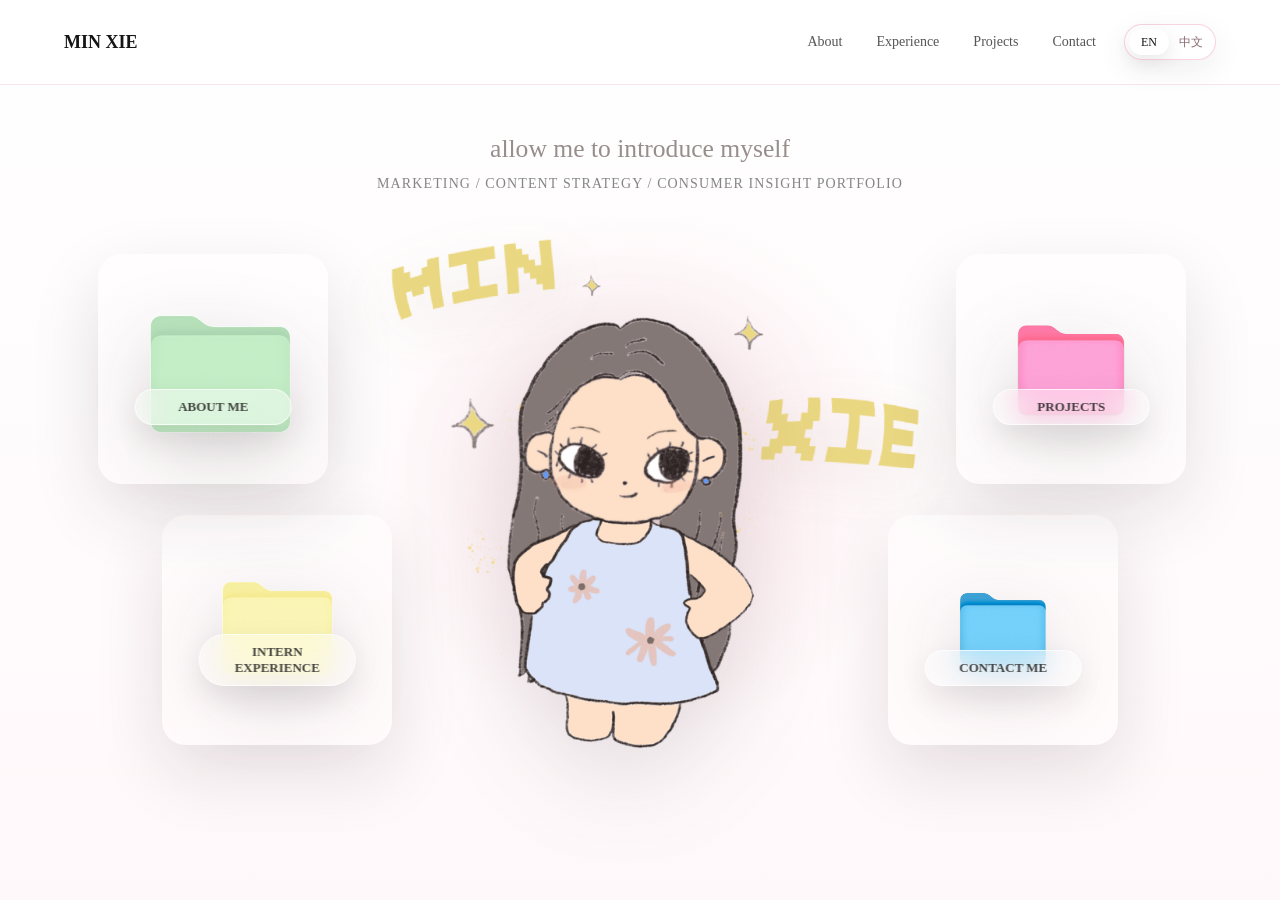
<file: index.html>
<!DOCTYPE html>
<html lang="en">
<head>
  <meta charset="UTF-8">
  <meta name="viewport" content="width=device-width, initial-scale=1.0">
  <title>MIN XIE | Marketing Portfolio</title>
  <link rel="stylesheet" href="styles.css">
</head>
<body class="home-page">
  <header class="site-header">
    <a class="brand" href="index.html">MIN XIE</a>
    <div class="header-actions">
      <nav aria-label="Main navigation">
        <a href="about.html" data-i18n="nav.about">About</a>
        <a href="experience.html" data-i18n="nav.experience">Experience</a>
        <a href="projects.html" data-i18n="nav.projects">Projects</a>
        <a href="contact.html" data-i18n="nav.contact">Contact</a>
      </nav>
      <button class="lang-toggle" type="button" aria-label="Switch language">
        <span data-lang-option="en">EN</span>
        <span data-lang-option="zh">中文</span>
      </button>
    </div>
  </header>

  <main class="home-stage" aria-label="Portfolio folder navigation">
    <section class="hero-orbit">
      <p class="intro-note" data-i18n="home.introNote">allow me to introduce myself</p>
      <p class="home-positioning" data-i18n="home.positioning">Marketing / Content Strategy / Consumer Insight Portfolio</p>
      <img class="name-art name-hi" src="assets/home-hi.png" alt="HI">
      <img class="name-art name-ie" src="assets/home-ie.png" alt="#IE">

      <a class="folder folder-about folder-mint" href="about.html" style="--delay: 0s;">
        <img src="assets/folder-mint.png" alt="">
        <span data-i18n="home.folderAbout">ABOUT ME</span>
      </a>

      <a class="folder folder-projects folder-pink" href="projects.html" style="--delay: .45s;">
        <img src="assets/folder-pink.png" alt="">
        <span data-i18n="home.folderProjects">PROJECTS</span>
      </a>

      <a class="folder folder-experience folder-yellow" href="experience.html" style="--delay: .9s;">
        <img src="assets/folder-yellow.png" alt="">
        <span data-i18n="home.folderExperience">INTERN EXPERIENCE</span>
      </a>

      <a class="folder folder-contact folder-blue" href="contact.html" style="--delay: 1.25s;">
        <img src="assets/folder-blue.png" alt="">
        <span data-i18n="home.folderContact">CONTACT ME</span>
      </a>

      <div class="home-character-wrap">
        <img class="character girl-illustration" src="assets/home-girl.png" alt="Illustration of Min Xie">
      </div>
    </section>
  </main>

  <footer class="home-note">
    <span data-i18n="home.noteBrand">Brand research</span>
    <span data-i18n="home.noteSpace">Spatial storytelling</span>
    <span data-i18n="home.noteVisual">Visual strategy</span>
  </footer>

  <script src="script.js"></script>
</body>
</html>
</file>
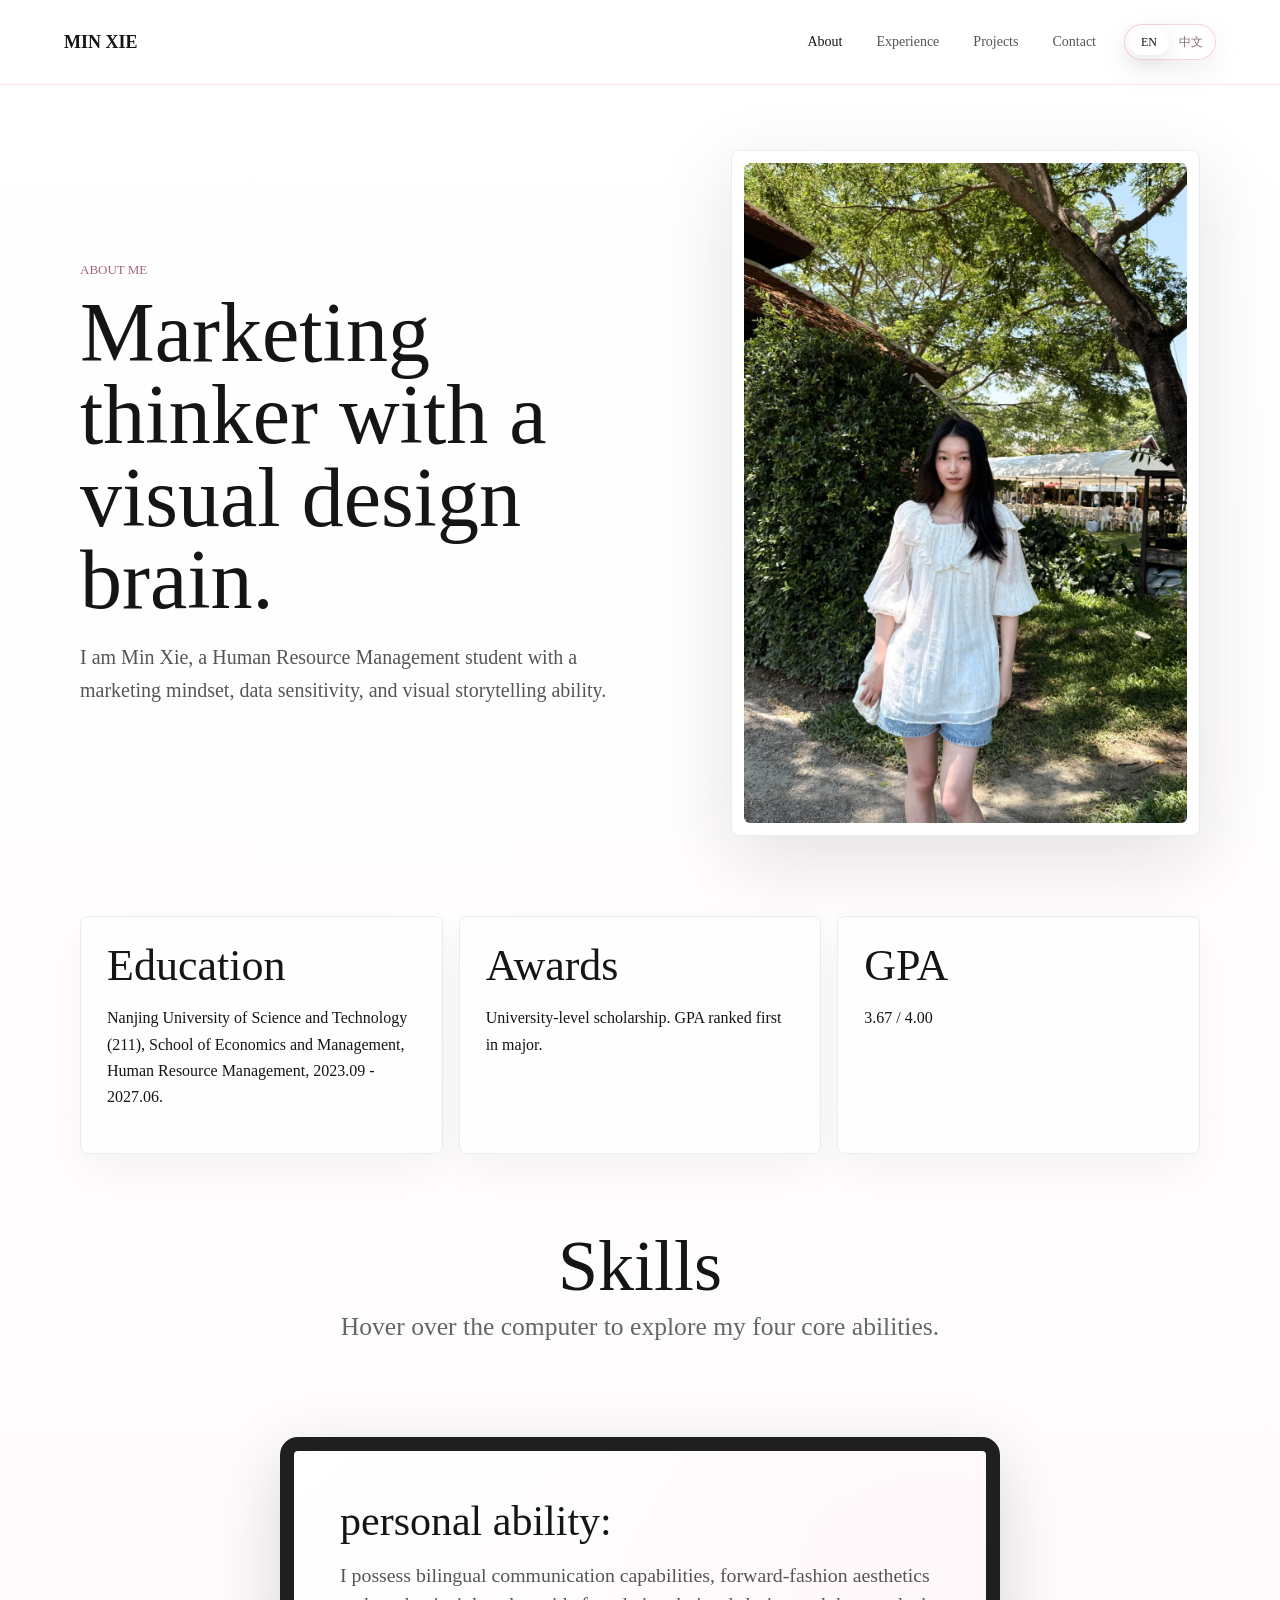
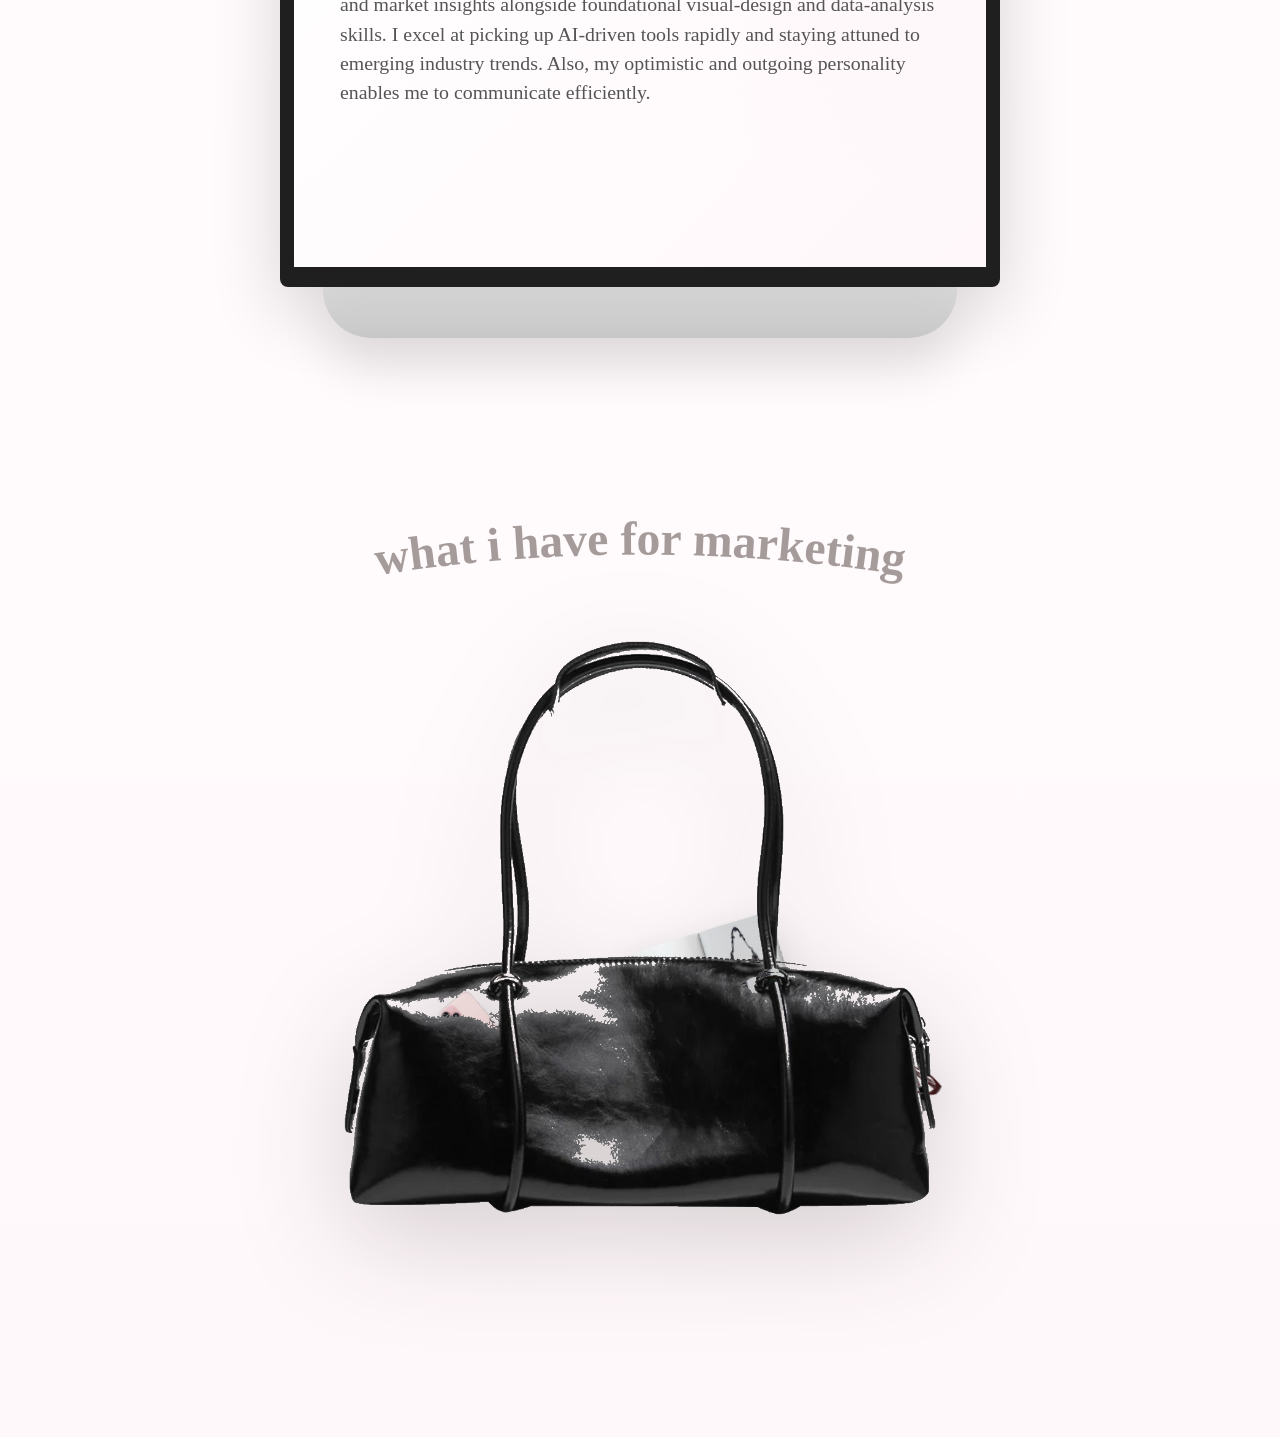
<file: about.html>
<!DOCTYPE html>
<html lang="en">
<head>
  <meta charset="UTF-8">
  <meta name="viewport" content="width=device-width, initial-scale=1.0">
  <title>About Me | MIN XIE</title>
  <link rel="stylesheet" href="styles.css?v=about-marketing-kit">
</head>
<body>
  <header class="site-header page-header">
    <a class="brand" href="index.html">MIN XIE</a>
    <div class="header-actions">
      <nav aria-label="Main navigation">
        <a class="active" href="about.html" data-i18n="nav.about">About</a>
        <a href="experience.html" data-i18n="nav.experience">Experience</a>
        <a href="projects.html" data-i18n="nav.projects">Projects</a>
        <a href="contact.html" data-i18n="nav.contact">Contact</a>
      </nav>
      <button class="lang-toggle" type="button" aria-label="Switch language">
        <span data-lang-option="en">EN</span>
        <span data-lang-option="zh">中文</span>
      </button>
    </div>
  </header>

  <main class="page-shell">
    <section class="intro-grid">
      <div>
        <p class="eyebrow" data-i18n="about.eyebrow">About me</p>
        <h1 data-i18n="about.title">Marketing thinker with a visual design brain.</h1>
        <p class="lead" data-i18n="about.lead">I am Min Xie, building a portfolio across marketing research, visual communication, 3D spatial design, and consumer culture storytelling.</p>
      </div>
      <div class="portrait-card">
        <img class="portrait-image" src="assets/min-xie-portrait.jpg" alt="Portrait of Min Xie">
      </div>
    </section>

    <section class="info-panel">
      <article>
        <h2 data-i18n="about.education">Education</h2>
        <p data-i18n="about.educationText">Nanjing University of Science and Technology (211), School of Economics and Management, Human Resource Management, 2023.09 - 2027.06.</p>
      </article>
      <article>
        <h2 data-i18n="about.awards">Awards</h2>
        <p data-i18n="about.awardsText">University-level scholarship. GPA ranked first in major.</p>
      </article>
      <article>
        <h2 data-i18n="about.gpa">GPA</h2>
        <p data-i18n="about.gpaText">3.67 / 4.00</p>
      </article>
    </section>

    <section class="section-block ability-section">
      <div class="section-heading">
        <p class="eyebrow" data-i18n="about.skills">Skills</p>
        <h2 data-i18n="about.skillsTitle">A mix of strategy, design, data, and AI fluency.</h2>
      </div>
      <div class="ability-lab" aria-label="Personal ability skills">
        <div class="computer-visual" tabindex="0">
          <div class="computer-screen">
            <div class="screen-copy">
              <span data-i18n="about.abilityLabel">personal ability:</span>
              <strong data-i18n="about.abilitySummary">I possess bilingual communication capabilities, forward-fashion aesthetics and market insights alongside foundational visual-design and data-analysis skills. I excel at picking up AI-driven tools rapidly and staying attuned to emerging industry trends. Also, my optimistic and outgoing personality enables me to communicate efficiently.</strong>
            </div>
          </div>
          <div class="computer-base"></div>
        </div>

        <article class="ability-card ability-language">
          <span class="ability-icon">EN</span>
          <h3 data-i18n="about.skillLanguage">Language & Communication</h3>
          <p data-i18n="about.skillLanguageText">IELTS 7.5, CET-4 / CET-6, English communication, cross-cultural collaboration, presentation, and bilingual writing.</p>
        </article>

        <article class="ability-card ability-design">
          <span class="ability-icon">3D</span>
          <h3 data-i18n="about.skillDesign">Visual & 3D Design</h3>
          <p data-i18n="about.skillDesignText">Blender basic 3D modeling, Procreate visual design, Figma, PowerPoint, layout design, and visual storytelling.</p>
        </article>

        <article class="ability-card ability-data">
          <span class="ability-icon">DA</span>
          <h3 data-i18n="about.skillData">Data Analysis</h3>
          <p data-i18n="about.skillDataText">Advanced Excel analysis, SPSS basic data analysis, Python basics, data cleaning, survey research, and insight synthesis.</p>
        </article>

        <article class="ability-card ability-ai">
          <span class="ability-icon">AI</span>
          <h3 data-i18n="about.skillAi">AI Workflow</h3>
          <p data-i18n="about.skillAiText">AI-assisted research, prompt writing, content iteration, vibe coding for fast website prototyping, and creative productivity workflows.</p>
        </article>
      </div>
    </section>

    <section class="section-block marketing-kit-section" aria-labelledby="marketing-kit-title">
      <div class="marketing-kit-stage" tabindex="0" aria-label="Hover to reveal marketing strengths">
        <div class="kit-item kit-phone">
          <img src="assets/marketing-phone.png" alt="Pink phone">
          <span data-i18n="about.kitPhone">了解社交媒体流行趋势</span>
        </div>

        <div class="kit-item kit-pencil">
          <img src="assets/marketing-pencil.png" alt="Pencil">
          <span data-i18n="about.kitPencil">内容创作能力</span>
        </div>

        <div class="kit-item kit-glasses">
          <img src="assets/marketing-glasses.png" alt="Glasses">
          <span data-i18n="about.kitGlasses">市场调研能力</span>
        </div>

        <div class="kit-item kit-book">
          <img src="assets/marketing-book.png" alt="Open marketing book">
          <span data-i18n="about.kitBook">熟悉不同产品营销策略</span>
        </div>

        <img class="marketing-bag" src="assets/marketing-bag.png" alt="Black handbag">
        <h2 id="marketing-kit-title" class="marketing-kit-title" aria-label="what I have for marketing">
          <svg class="marketing-title-svg" viewBox="0 0 1600 320" role="img" aria-hidden="true">
            <defs>
              <path id="marketing-title-arc" d="M 110 255 Q 800 58 1490 255"></path>
            </defs>
            <text>
              <textPath href="#marketing-title-arc" startOffset="50%" text-anchor="middle" data-i18n="about.kitTitle">what I have for marketing</textPath>
            </text>
          </svg>
        </h2>
      </div>
    </section>
  </main>
  <script src="script.js?v=about-marketing-kit"></script>
</body>
</html>
</file>
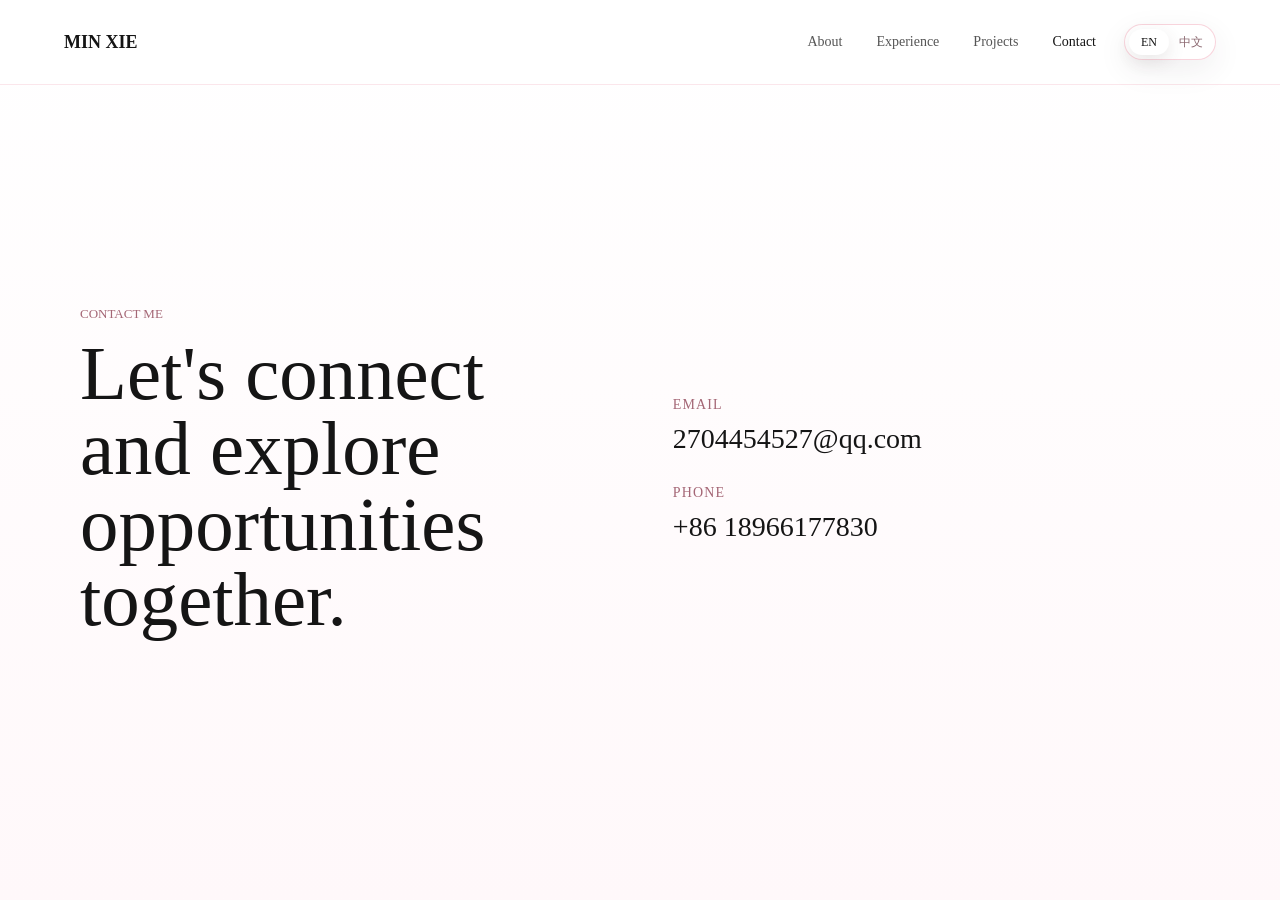
<file: contact.html>
<!DOCTYPE html>
<html lang="en">
<head>
  <meta charset="UTF-8">
  <meta name="viewport" content="width=device-width, initial-scale=1.0">
  <title>Contact | MIN XIE</title>
  <link rel="stylesheet" href="styles.css?v=contact-layout">
</head>
<body>
  <header class="site-header page-header">
    <a class="brand" href="index.html">MIN XIE</a>
    <div class="header-actions">
      <nav aria-label="Main navigation">
        <a href="about.html" data-i18n="nav.about">About</a>
        <a href="experience.html" data-i18n="nav.experience">Experience</a>
        <a href="projects.html" data-i18n="nav.projects">Projects</a>
        <a class="active" href="contact.html" data-i18n="nav.contact">Contact</a>
      </nav>
      <button class="lang-toggle" type="button" aria-label="Switch language">
        <span data-lang-option="en">EN</span>
        <span data-lang-option="zh">中文</span>
      </button>
    </div>
  </header>

  <main class="page-shell contact-shell">
    <section class="contact-hero">
      <p class="eyebrow" data-i18n="contact.eyebrow">Contact me</p>
      <h1 data-i18n="contact.title">Let's connect and explore opportunities together.</h1>
      <div class="contact-grid">
        <a href="mailto:2704454527@qq.com">
          <span data-i18n="contact.email">Email</span>
          <strong>2704454527@qq.com</strong>
        </a>
        <a href="tel:+8618966177830">
          <span data-i18n="contact.phone">Phone</span>
          <strong>+86 18966177830</strong>
        </a>
      </div>
    </section>
  </main>
  <script src="script.js?v=contact-layout"></script>
</body>
</html>
</file>
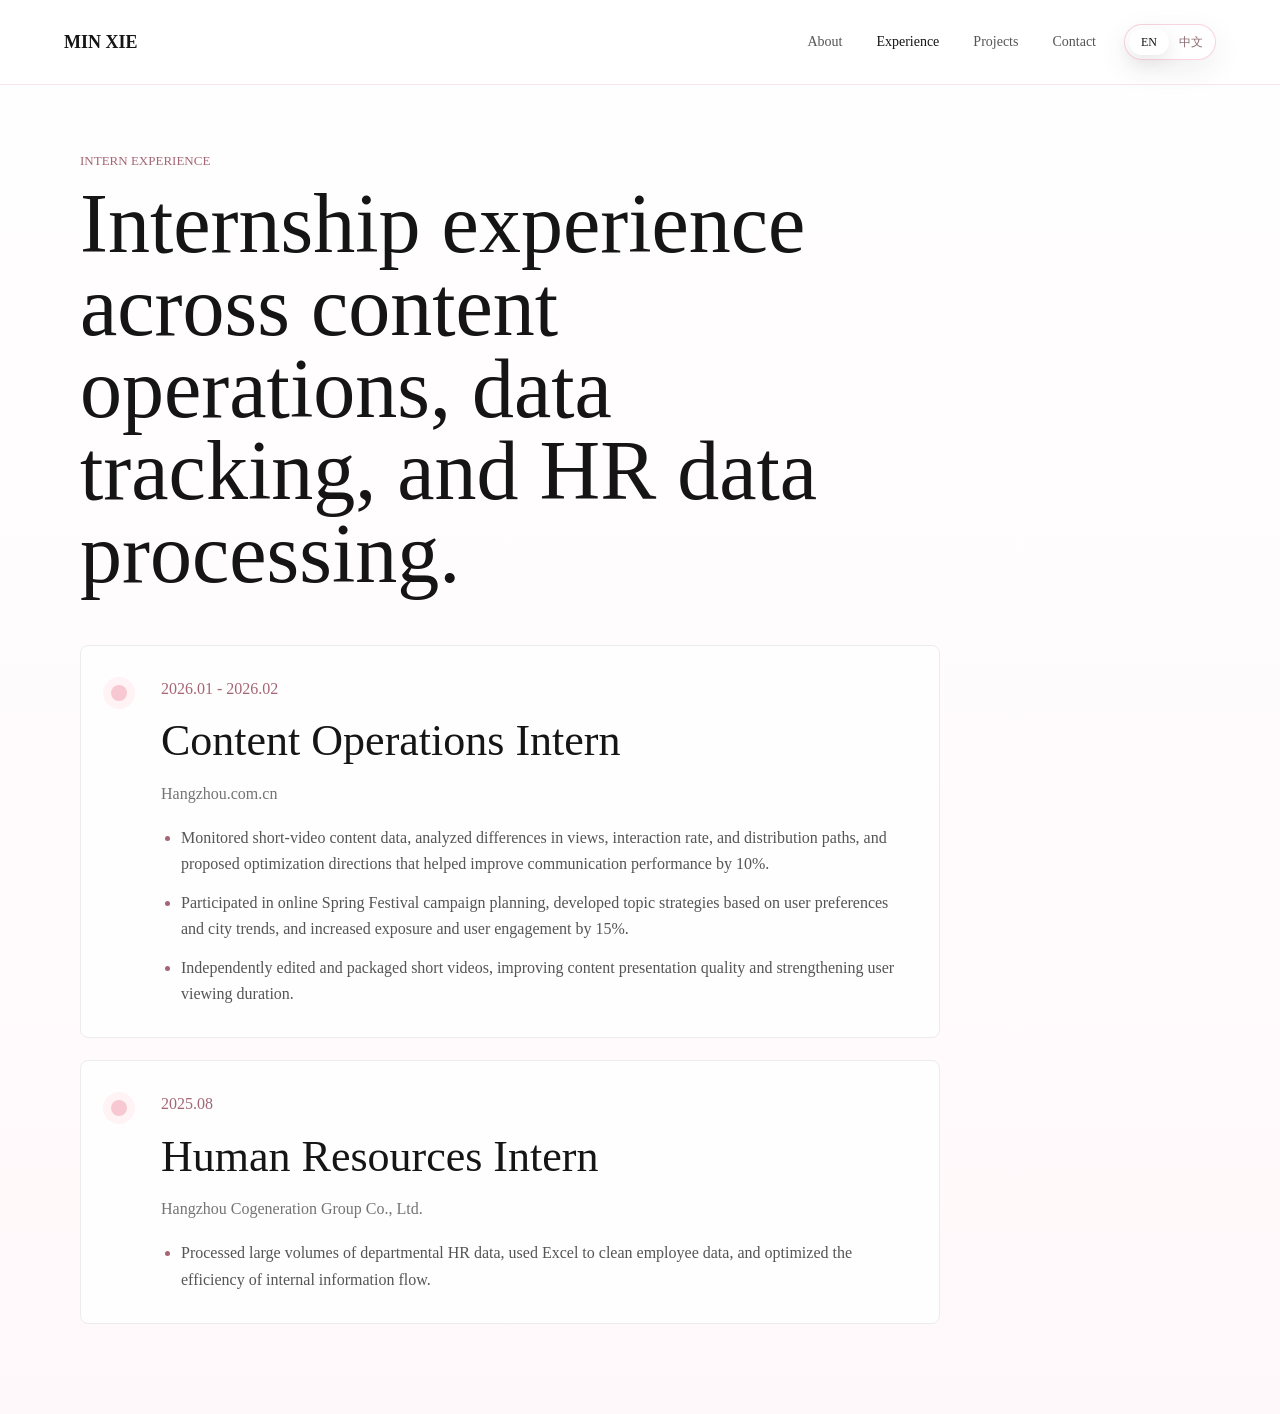
<file: experience.html>
<!DOCTYPE html>
<html lang="en">
<head>
  <meta charset="UTF-8">
  <meta name="viewport" content="width=device-width, initial-scale=1.0">
  <title>Experience | MIN XIE</title>
  <link rel="stylesheet" href="styles.css">
</head>
<body>
  <header class="site-header page-header">
    <a class="brand" href="index.html">MIN XIE</a>
    <div class="header-actions">
      <nav aria-label="Main navigation">
        <a href="about.html" data-i18n="nav.about">About</a>
        <a class="active" href="experience.html" data-i18n="nav.experience">Experience</a>
        <a href="projects.html" data-i18n="nav.projects">Projects</a>
        <a href="contact.html" data-i18n="nav.contact">Contact</a>
      </nav>
      <button class="lang-toggle" type="button" aria-label="Switch language">
        <span data-lang-option="en">EN</span>
        <span data-lang-option="zh">中文</span>
      </button>
    </div>
  </header>

  <main class="page-shell">
    <section class="page-title">
      <p class="eyebrow" data-i18n="experience.eyebrow">Intern experience</p>
      <h1 data-i18n="experience.title">Internship experience across content operations, data tracking, and HR data processing.</h1>
    </section>

    <section class="timeline">
      <article class="timeline-item">
        <span class="timeline-dot"></span>
        <div>
          <p class="date" data-i18n="experience.item1Date">2026.01 - 2026.02</p>
          <h2 data-i18n="experience.item1Title">Content Operations Intern</h2>
          <p class="muted" data-i18n="experience.item1Company">Hangzhou.com.cn</p>
          <ul class="experience-list">
            <li data-i18n="experience.item1Point1">Monitored short-video content data, analyzed differences in views, interaction rate, and distribution paths, and proposed optimization directions that helped improve communication performance by 10%.</li>
            <li data-i18n="experience.item1Point2">Participated in online Spring Festival campaign planning, developed topic strategies based on user preferences and city trends, and increased exposure and user engagement by 15%.</li>
            <li data-i18n="experience.item1Point3">Independently edited and packaged short videos, improving content presentation quality and strengthening user viewing duration.</li>
          </ul>
        </div>
      </article>
      <article class="timeline-item">
        <span class="timeline-dot"></span>
        <div>
          <p class="date" data-i18n="experience.item2Date">2025.08</p>
          <h2 data-i18n="experience.item2Title">Human Resources Intern</h2>
          <p class="muted" data-i18n="experience.item2Company">Hangzhou Cogeneration Group Co., Ltd.</p>
          <ul class="experience-list">
            <li data-i18n="experience.item2Point1">Processed large volumes of departmental HR data, used Excel to clean employee data, and optimized the efficiency of internal information flow.</li>
          </ul>
        </div>
      </article>
    </section>
  </main>
  <script src="script.js"></script>
</body>
</html>
</file>
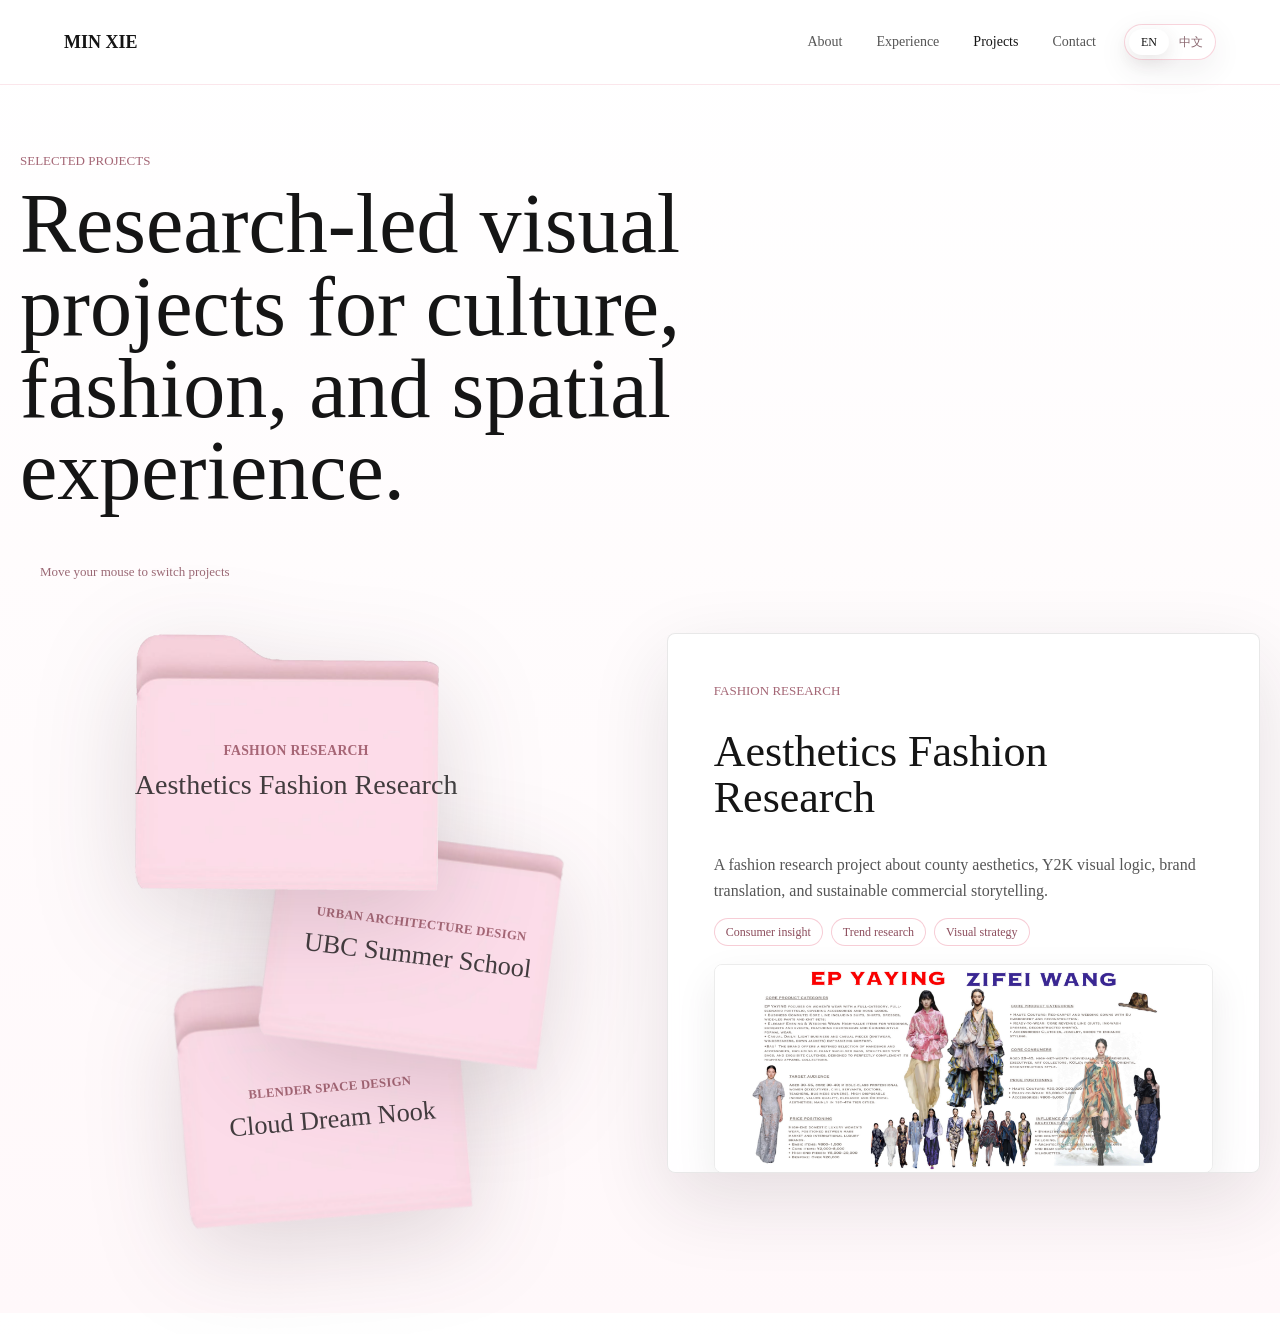
<file: projects.html>
<!DOCTYPE html>
<html lang="en">
<head>
  <meta charset="UTF-8">
  <meta name="viewport" content="width=device-width, initial-scale=1.0">
  <title>Projects | MIN XIE</title>
  <link rel="stylesheet" href="styles.css">
</head>
<body>
  <header class="site-header page-header">
    <a class="brand" href="index.html">MIN XIE</a>
    <div class="header-actions">
      <nav aria-label="Main navigation">
        <a href="about.html" data-i18n="nav.about">About</a>
        <a href="experience.html" data-i18n="nav.experience">Experience</a>
        <a class="active" href="projects.html" data-i18n="nav.projects">Projects</a>
        <a href="contact.html" data-i18n="nav.contact">Contact</a>
      </nav>
      <button class="lang-toggle" type="button" aria-label="Switch language">
        <span data-lang-option="en">EN</span>
        <span data-lang-option="zh">中文</span>
      </button>
    </div>
  </header>

  <main class="page-shell projects-shell">
    <section class="page-title projects-title">
      <p class="eyebrow" data-i18n="projects.eyebrow">Selected projects</p>
      <h1 data-i18n="projects.title">Research-led visual projects for culture, fashion, and spatial experience.</h1>
    </section>

    <section class="project-stack-layout" aria-label="Project folders and details">
      <div class="project-stack" role="tablist" aria-label="Project folders">
        <p class="project-switch-hint" data-i18n="projects.switchHint">Move your mouse to switch projects</p>
        <button class="stack-folder is-active" type="button" data-project-trigger="fashion" data-project-pdf="pdf-viewer.html?file=assets/county-aesthetics.pdf&title=Aesthetics%20Fashion%20Research" aria-selected="true">
          <img src="assets/project-folder-clean.png" alt="">
          <span class="stack-folder-label" data-i18n="projects.fashion">Fashion research</span>
          <strong class="stack-folder-title" data-i18n="projects.countyFolder">Aesthetics Fashion Research</strong>
        </button>

        <button class="stack-folder stack-folder-ubc" type="button" data-project-trigger="ubc" data-project-pdf="pdf-viewer.html?file=assets/ubc-summer-school.pdf&title=UBC%20Summer%20School" aria-selected="false">
          <img src="assets/project-folder-clean.png" alt="">
          <span class="stack-folder-label" data-i18n="projects.urban">Urban architecture design</span>
          <strong class="stack-folder-title" data-i18n="projects.ubcTitle">UBC Summer School</strong>
        </button>

        <button class="stack-folder stack-folder-cloud" type="button" data-project-trigger="cloud" data-project-pdf="pdf-viewer.html?file=assets/cloud-dream-nook.pdf&title=Cloud%20Dream%20Nook" aria-selected="false">
          <img src="assets/project-folder-clean.png" alt="">
          <span class="stack-folder-label" data-i18n="projects.blender">Blender space design</span>
          <strong class="stack-folder-title">Cloud Dream Nook</strong>
        </button>
      </div>

      <div class="project-page-stage">
        <article class="project-detail-page is-active" data-project-page="fashion">
          <p class="eyebrow" data-i18n="projects.fashion">Fashion research</p>
          <h2 data-i18n="projects.countyTitle">Aesthetics Fashion Research</h2>
          <p data-i18n="projects.countyText">A fashion research project about county aesthetics, Y2K visual logic, brand translation, and sustainable commercial storytelling.</p>
          <div class="project-tags" aria-label="Project marketing focus">
            <span data-i18n="projects.tagConsumerInsight">Consumer insight</span>
            <span data-i18n="projects.tagTrendResearch">Trend research</span>
            <span data-i18n="projects.tagVisualStrategy">Visual strategy</span>
          </div>
          <div class="project-detail-images vertical-images">
            <img src="assets/county-aesthetics-03.png" alt="County aesthetics research slide">
            <img src="assets/county-aesthetics-07.png" alt="County aesthetics fashion illustration slide">
          </div>
          <a class="project-pdf-link" href="pdf-viewer.html?file=county-aesthetics.pdf&title=Aesthetics%20Fashion%20Research" data-i18n="projects.openPdf">Open full PDF</a>
        </article>

        <article class="project-detail-page" data-project-page="ubc">
          <p class="eyebrow" data-i18n="projects.urban">Urban architecture design</p>
          <h2 data-i18n="projects.ubcTitle">UBC Summer School</h2>
          <p data-i18n="projects.ubcText">An urban landscape architecture exchange project exploring public space, ecological planning, and cross-cultural design collaboration.</p>
          <div class="project-tags" aria-label="Project marketing focus">
            <span data-i18n="projects.tagUserExperience">User experience</span>
            <span data-i18n="projects.tagSpatialStrategy">Spatial strategy</span>
            <span data-i18n="projects.tagCultureResearch">Cross-cultural research</span>
          </div>
          <div class="project-detail-images">
            <img src="assets/ubc-preview-web.jpg" alt="UBC summer school project preview">
          </div>
          <a class="project-pdf-link" href="pdf-viewer.html?file=ubc-summer-school.pdf&title=UBC%20Summer%20School" data-i18n="projects.openPdf">Open full PDF</a>
        </article>

        <article class="project-detail-page" data-project-page="cloud">
          <p class="eyebrow" data-i18n="projects.blender">Blender space design</p>
          <h2>Cloud Dream Nook</h2>
          <p data-i18n="projects.cloudText">A soft 3D spatial design concept using dreamy lighting, gentle forms, and immersive emotional atmosphere.</p>
          <div class="project-tags" aria-label="Project marketing focus">
            <span data-i18n="projects.tagVisualStorytelling">Visual storytelling</span>
            <span data-i18n="projects.tagBrandAtmosphere">Brand atmosphere</span>
            <span data-i18n="projects.tag3dExperience">3D experience design</span>
          </div>
          <div class="project-detail-images">
            <img src="assets/cloud-dream-nook-preview.png" alt="Cloud Dream Nook Blender space design preview">
          </div>
          <a class="project-pdf-link" href="pdf-viewer.html?file=cloud-dream-nook.pdf&title=Cloud%20Dream%20Nook" data-i18n="projects.openPdf">Open full PDF</a>
        </article>
      </div>
    </section>
  </main>
  <script src="script.js"></script>
</body>
</html>
</file>
<file: styles.css>
:root {
  --pink: #F7C8D2;
  --pink-soft: #fff3f6;
  --ink: #151515;
  --muted: #747474;
  --line: #ececec;
  --paper: #ffffff;
  --shadow: 0 24px 80px rgba(40, 28, 33, .12);
}

* {
  box-sizing: border-box;
}

html {
  scroll-behavior: smooth;
}

body {
  margin: 0;
  color: var(--ink);
  background: linear-gradient(180deg, #fff 0%, #fff8fa 100%);
  font-family: Albertus, Optima, "Times New Roman", serif;
  letter-spacing: 0;
}

a {
  color: inherit;
  text-decoration: none;
}

img {
  display: block;
  max-width: 100%;
}

.site-header {
  position: fixed;
  z-index: 10;
  top: 0;
  left: 0;
  right: 0;
  display: flex;
  align-items: center;
  justify-content: space-between;
  gap: 24px;
  padding: 24px clamp(22px, 5vw, 72px);
  backdrop-filter: blur(18px);
  background: rgba(255, 255, 255, .72);
  border-bottom: 1px solid rgba(247, 200, 210, .45);
}

.header-actions {
  display: flex;
  align-items: center;
  gap: clamp(14px, 3vw, 28px);
}

.brand {
  font-size: 18px;
  font-weight: 700;
}

nav {
  display: flex;
  gap: clamp(14px, 3vw, 34px);
  align-items: center;
  font-size: 14px;
}

nav a {
  color: #555;
  transition: color .2s ease;
}

nav a:hover,
nav a.active {
  color: var(--ink);
}

.lang-toggle {
  display: inline-grid;
  grid-template-columns: 1fr 1fr;
  align-items: center;
  gap: 2px;
  min-width: 92px;
  padding: 4px;
  border: 1px solid rgba(247, 200, 210, .78);
  border-radius: 999px;
  background: rgba(255, 255, 255, .62);
  color: #8b6870;
  cursor: pointer;
  font: inherit;
  font-size: 12px;
  backdrop-filter: blur(18px);
  box-shadow: 0 10px 30px rgba(70, 55, 60, .08);
}

.lang-toggle span {
  display: grid;
  min-height: 26px;
  place-items: center;
  border-radius: 999px;
  transition: background .2s ease, color .2s ease, box-shadow .2s ease;
}

html[data-lang="en"] [data-lang-option="en"],
html[data-lang="zh"] [data-lang-option="zh"] {
  background: #fff;
  color: var(--ink);
  box-shadow: 0 6px 18px rgba(70, 55, 60, .12);
}

.home-page {
  min-height: 100vh;
  overflow-x: hidden;
}

.home-stage {
  min-height: 100vh;
  display: grid;
  place-items: center;
  padding: 92px 20px 48px;
}

.hero-orbit {
  position: relative;
  width: min(1120px, 100%);
  min-height: 670px;
  display: grid;
  place-items: center;
  isolation: isolate;
}

.hero-orbit::before {
  content: "";
  position: absolute;
  width: min(58vw, 560px);
  aspect-ratio: 1;
  border-radius: 50%;
  background: radial-gradient(circle, rgba(247, 200, 210, .42), rgba(255, 255, 255, 0) 68%);
  z-index: -2;
}

.eyebrow {
  margin: 0 0 12px;
  color: #a46675;
  font-size: 13px;
  text-transform: uppercase;
}

.hero-orbit > .eyebrow {
  position: absolute;
  top: 58px;
}

.hero-orbit h1 {
  position: absolute;
  top: 86px;
  margin: 0;
  font-size: clamp(48px, 10vw, 116px);
  line-height: .9;
  font-weight: 500;
}

.intro-note {
  position: absolute;
  top: 10px;
  left: 50%;
  z-index: 3;
  width: min(520px, 84vw);
  margin: 0;
  color: rgba(111, 98, 96, .72);
  font-family: "Comic Sans MS", "Bradley Hand", Albertus, cursive;
  font-size: clamp(18px, 2vw, 28px);
  line-height: 1;
  text-align: center;
  text-transform: lowercase;
  transform: translateX(-50%);
}

.home-positioning {
  position: absolute;
  top: 48px;
  left: 50%;
  z-index: 3;
  width: min(620px, 86vw);
  margin: 0;
  color: rgba(71, 71, 71, .66);
  font-size: clamp(11px, 1.1vw, 14px);
  line-height: 1.4;
  letter-spacing: .08em;
  text-align: center;
  text-transform: uppercase;
  transform: translateX(-50%);
}

.name-art {
  position: absolute;
  z-index: 0;
  height: auto;
  pointer-events: none;
  filter: drop-shadow(0 16px 26px rgba(122, 101, 53, .1));
}

.name-hi {
  top: 96px;
  left: 280px;
  width: min(360px, 32vw);
  transform: rotate(-4deg);
}

.name-ie {
  top: 96px;
  left: 500px;
  width: min(360px, 32vw);
  transform: rotate(3deg);
}

.folder {
  --tilt-x: 0deg;
  --tilt-y: 0deg;
  position: absolute;
  z-index: 4;
  width: clamp(180px, 18vw, 245px);
  aspect-ratio: 1;
  padding: 0;
  display: grid;
  place-items: center;
  text-align: center;
  border: 0;
  border-radius: 24px;
  background: rgba(255, 255, 255, .18);
  box-shadow: 0 26px 70px rgba(40, 28, 33, .12);
  font-size: 13px;
  font-weight: 700;
  animation: float 4.8s ease-in-out infinite;
  animation-delay: var(--delay);
  overflow: visible;
  transform: perspective(700px) rotateX(var(--tilt-x)) rotateY(var(--tilt-y));
  transition: transform .2s ease, filter .2s ease, translate .2s ease;
}

.folder:hover {
  translate: 0 -8px;
  filter: saturate(1.08) brightness(1.03);
}

.folder img {
  width: 100%;
  height: 100%;
  object-fit: contain;
  filter: drop-shadow(0 24px 38px rgba(32, 24, 28, .16));
  pointer-events: none;
}

.folder span {
  position: absolute;
  left: 50%;
  bottom: 26%;
  min-width: 68%;
  max-width: 82%;
  padding: 9px 13px;
  border: 1px solid rgba(255, 255, 255, .68);
  border-radius: 999px;
  background: rgba(255, 255, 255, .42);
  color: rgba(31, 31, 31, .82);
  box-shadow: 0 12px 30px rgba(48, 37, 42, .1);
  backdrop-filter: blur(14px);
  transform: translateX(-50%);
  white-space: normal;
}

.folder-about {
  top: 128px;
  left: 18px;
}

.folder-projects {
  top: 128px;
  right: 14px;
}

.folder-experience {
  bottom: 72px;
  left: 82px;
}

.folder-contact {
  bottom: 72px;
  right: 82px;
}

.character {
  position: relative;
  z-index: 2;
  width: min(920px, 72vw);
  height: auto;
  margin-top: 0;
  filter: drop-shadow(0 28px 48px rgba(70, 55, 60, .16));
  animation: character-breathe 5.6s ease-in-out infinite;
  pointer-events: none;
}

.home-character-wrap {
  position: relative;
  z-index: 2;
  display: grid;
  place-items: center;
  margin-top: 52px;
  pointer-events: none;
}

.girl-illustration {
  display: block;
  object-fit: contain;
}

.home-note {
  position: fixed;
  bottom: 28px;
  left: 50%;
  display: none;
  gap: 12px;
  justify-content: center;
  width: min(680px, calc(100% - 36px));
  transform: translateX(-50%);
  color: var(--muted);
  font-size: 13px;
}

.home-note span {
  padding: 8px 12px;
  border: 1px solid rgba(247, 200, 210, .7);
  border-radius: 999px;
  background: rgba(255, 255, 255, .72);
}

.page-shell {
  width: min(1120px, calc(100% - 40px));
  margin: 0 auto;
  padding: 150px 0 90px;
}

.intro-grid,
.project-feature,
.contact-hero {
  display: grid;
  grid-template-columns: 1.1fr .9fr;
  gap: clamp(28px, 6vw, 80px);
  align-items: center;
}

.page-title {
  max-width: 840px;
  margin-bottom: 50px;
}

h1,
h2,
h3,
p {
  overflow-wrap: anywhere;
}

h1 {
  margin: 0;
  font-size: clamp(42px, 7vw, 84px);
  line-height: .98;
  font-weight: 500;
}

h2 {
  margin: 0 0 14px;
  font-size: clamp(26px, 4vw, 44px);
  line-height: 1.05;
  font-weight: 500;
}

h3 {
  margin: 0 0 10px;
  font-size: 21px;
}

p {
  line-height: 1.65;
}

.lead {
  max-width: 650px;
  color: #555;
  font-size: 20px;
}

.portrait-card {
  padding: 12px;
  border: 1px solid var(--line);
  border-radius: 8px;
  background: #fff;
  box-shadow: var(--shadow);
}

.portrait-placeholder {
  min-height: 460px;
  display: grid;
  place-items: center;
  align-content: center;
  gap: 8px;
  border-radius: 6px;
  background: linear-gradient(145deg, #fff, var(--pink-soft));
  color: #9b6670;
}

.portrait-placeholder span {
  font-size: 48px;
}

.portrait-placeholder small,
.muted {
  color: var(--muted);
}

.portrait-image {
  width: 100%;
  height: min(660px, 74vh);
  object-fit: cover;
  object-position: center 42%;
  border-radius: 6px;
}

.info-panel,
.skill-grid,
.project-list,
.contact-grid {
  display: grid;
  grid-template-columns: repeat(3, 1fr);
  gap: 16px;
}

.info-panel {
  margin: 80px 0;
}

.info-panel article,
.skill-card,
.project-card,
.contact-grid a {
  padding: 26px;
  border: 1px solid var(--line);
  border-radius: 8px;
  background: rgba(255, 255, 255, .78);
  box-shadow: 0 16px 42px rgba(0, 0, 0, .045);
}

.section-block {
  margin-top: 70px;
}

.section-heading {
  max-width: 760px;
  margin-bottom: 26px;
}

.ability-section .section-heading {
  max-width: 100%;
  text-align: center;
}

.ability-section .section-heading .eyebrow {
  font-size: clamp(30px, 6vw, 72px);
  line-height: .9;
  color: var(--ink);
  text-transform: none;
}

.ability-section .section-heading h2 {
  max-width: 720px;
  margin: 0 auto;
  color: #666;
  font-size: clamp(18px, 2vw, 26px);
  line-height: 1.28;
}

.ability-lab {
  position: relative;
  min-height: 620px;
  display: grid;
  place-items: center;
  margin-top: 34px;
}

.computer-visual {
  position: relative;
  z-index: 2;
  width: min(720px, 72vw);
  outline: none;
}

.computer-screen {
  position: relative;
  aspect-ratio: 16 / 10;
  overflow: hidden;
  border: 14px solid #1f1f1f;
  border-bottom-width: 20px;
  border-radius: 18px 18px 8px 8px;
  background:
    linear-gradient(135deg, rgba(255, 255, 255, .98), rgba(255, 246, 249, .78)),
    radial-gradient(circle at 80% 20%, rgba(247, 200, 210, .35), transparent 38%);
  box-shadow: 0 24px 70px rgba(0, 0, 0, .16);
}

.screen-copy {
  position: absolute;
  inset: 0;
  display: grid;
  align-content: start;
  gap: 16px;
  padding: clamp(24px, 4vw, 46px);
}

.screen-copy span {
  font-size: clamp(26px, 3.4vw, 42px);
}

.screen-copy strong {
  max-width: 620px;
  color: #555;
  font-size: clamp(15px, 1.55vw, 21px);
  font-weight: 500;
  line-height: 1.48;
}

.computer-base {
  width: 88%;
  height: 52px;
  margin: -1px auto 0;
  border-radius: 0 0 48px 48px;
  background: linear-gradient(180deg, #f1f1f1, #cfcfcf);
  box-shadow: 0 28px 50px rgba(0, 0, 0, .12);
}

.ability-card {
  position: absolute;
  z-index: 3;
  width: min(280px, 27vw);
  min-height: 210px;
  padding: 24px;
  border: 1px solid rgba(255, 255, 255, .7);
  border-radius: 8px;
  background: rgba(255, 255, 255, .58);
  color: #444;
  box-shadow: 0 24px 64px rgba(33, 24, 28, .12);
  backdrop-filter: blur(18px);
  opacity: 0;
  transform: translateY(18px) scale(.96);
  transition: opacity .28s ease, transform .28s ease, box-shadow .28s ease;
}

.ability-card h3 {
  margin-top: 16px;
  color: var(--ink);
}

.ability-card p {
  margin-bottom: 0;
}

.ability-icon {
  display: grid;
  width: 46px;
  height: 46px;
  place-items: center;
  border-radius: 14px;
  background: linear-gradient(145deg, #fff, var(--pink-soft));
  color: #8c4d5c;
  font-size: 14px;
  font-weight: 700;
  box-shadow: inset 0 0 0 1px rgba(247, 200, 210, .9);
}

.ability-language {
  top: 74px;
  left: 0;
}

.ability-design {
  top: 74px;
  right: 0;
}

.ability-data {
  bottom: 34px;
  left: 12%;
}

.ability-ai {
  bottom: 34px;
  right: 12%;
}

.ability-lab:hover .ability-card,
.ability-lab:focus-within .ability-card {
  opacity: 1;
  transform: translateY(0) scale(1);
}

.ability-lab:hover .ability-language,
.ability-lab:focus-within .ability-language {
  transform: translate(-18px, -8px) scale(1);
}

.ability-lab:hover .ability-design,
.ability-lab:focus-within .ability-design {
  transform: translate(18px, -8px) scale(1);
}

.ability-lab:hover .ability-data,
.ability-lab:focus-within .ability-data {
  transform: translate(-12px, 10px) scale(1);
}

.ability-lab:hover .ability-ai,
.ability-lab:focus-within .ability-ai {
  transform: translate(12px, 10px) scale(1);
}

.ability-card:hover {
  box-shadow: 0 30px 78px rgba(33, 24, 28, .18);
}

.marketing-kit-section {
  margin-top: 110px;
}

.marketing-kit-stage {
  position: relative;
  min-height: 840px;
  display: grid;
  place-items: center;
  outline: none;
  overflow: visible;
}

.marketing-bag {
  position: absolute;
  left: 50%;
  bottom: 118px;
  z-index: 4;
  width: min(620px, 62vw);
  height: auto;
  transform: translateX(-50%);
  filter: drop-shadow(0 32px 54px rgba(25, 20, 22, .18));
  transition: transform .45s ease, filter .45s ease;
}

.marketing-kit-title {
  position: absolute;
  left: 50%;
  top: -110px;
  z-index: 5;
  width: min(1120px, 98vw);
  height: 320px;
  margin: 0;
  transform: translateX(-50%);
  pointer-events: none;
}

.marketing-title-svg {
  display: block;
  width: 100%;
  height: 100%;
  overflow: visible;
}

.marketing-title-svg text {
  fill: rgba(130, 118, 116, .72);
  font-family: "Comic Sans MS", "Bradley Hand", Albertus, cursive;
  font-size: clamp(36px, 5.4vw, 68px);
  font-weight: 700;
  letter-spacing: 0;
  text-transform: lowercase;
}

.kit-item {
  --x: -50%;
  --y: 0;
  --r: 0deg;
  --s: .58;
  position: absolute;
  left: 50%;
  bottom: 330px;
  z-index: 3;
  display: grid;
  place-items: center;
  pointer-events: none;
  transform: translate(var(--x), var(--y)) rotate(var(--r)) scale(var(--s));
  transition: transform .62s cubic-bezier(.2, .84, .25, 1), z-index .2s ease;
}

.kit-item img {
  display: block;
  width: var(--item-w);
  max-width: none;
  height: auto;
  filter: drop-shadow(0 18px 28px rgba(36, 28, 31, .12));
}

.kit-item span {
  position: absolute;
  z-index: 7;
  width: 190px;
  color: rgba(22, 22, 22, .86);
  font-family: "Comic Sans MS", "Bradley Hand", Albertus, cursive;
  font-size: clamp(15px, 1.5vw, 22px);
  line-height: 1.25;
  text-align: center;
  opacity: 0;
  transform: translate(var(--label-x), var(--label-y)) rotate(var(--label-r));
  transition: opacity .25s ease .2s;
}

.kit-phone {
  --item-w: 135px;
  --x: -230px;
  --y: 102px;
  --r: -15deg;
}

.kit-phone span {
  --label-x: 0px;
  --label-y: -122px;
  --label-r: 0deg;
  width: 210px;
}

.kit-pencil {
  --item-w: 112px;
  --x: 36px;
  --y: 92px;
  --r: 30deg;
}

.kit-pencil span {
  --label-x: 0px;
  --label-y: -104px;
  --label-r: 0deg;
  width: 170px;
}

.kit-glasses {
  --item-w: 178px;
  --x: 170px;
  --y: 112px;
  --r: 10deg;
}

.kit-glasses span {
  --label-x: 0px;
  --label-y: -108px;
  --label-r: 0deg;
  width: 210px;
}

.kit-book {
  --item-w: 300px;
  --x: -76px;
  --y: 80px;
  --r: -6deg;
}

.kit-book span {
  --label-x: 0px;
  --label-y: -172px;
  --label-r: 0deg;
  width: 240px;
}

.marketing-kit-stage:hover .marketing-bag,
.marketing-kit-stage:focus-within .marketing-bag {
  transform: translateX(-50%) translateY(10px) scale(1.02);
  filter: drop-shadow(0 38px 62px rgba(25, 20, 22, .22));
}

.marketing-kit-stage:hover .kit-item,
.marketing-kit-stage:focus-within .kit-item {
  z-index: 6;
  --s: 1;
}

.marketing-kit-stage:hover .kit-item span,
.marketing-kit-stage:focus-within .kit-item span {
  opacity: 1;
}

.marketing-kit-stage:hover .kit-phone,
.marketing-kit-stage:focus-within .kit-phone {
  --x: -360px;
  --y: -110px;
  --r: -18deg;
}

.marketing-kit-stage:hover .kit-pencil,
.marketing-kit-stage:focus-within .kit-pencil {
  --x: 270px;
  --y: -108px;
  --r: 28deg;
}

.marketing-kit-stage:hover .kit-glasses,
.marketing-kit-stage:focus-within .kit-glasses {
  --x: 330px;
  --y: 20px;
  --r: 10deg;
}

.marketing-kit-stage:hover .kit-book,
.marketing-kit-stage:focus-within .kit-book {
  --x: -168px;
  --y: -118px;
  --r: -7deg;
}

.skill-grid,
.project-list {
  grid-template-columns: repeat(2, 1fr);
}

.timeline {
  display: grid;
  gap: 22px;
  max-width: 860px;
}

.timeline-item {
  position: relative;
  display: grid;
  grid-template-columns: 28px 1fr;
  gap: 22px;
  padding: 30px;
  border: 1px solid var(--line);
  border-radius: 8px;
  background: rgba(255, 255, 255, .82);
}

.timeline-dot {
  width: 16px;
  height: 16px;
  margin-top: 9px;
  border-radius: 50%;
  background: var(--pink);
  box-shadow: 0 0 0 8px var(--pink-soft);
}

.experience-list {
  display: grid;
  gap: 12px;
  margin: 18px 0 0;
  padding-left: 20px;
  color: #555;
  line-height: 1.65;
}

.experience-list li::marker {
  color: #a46675;
}

.date {
  margin-top: 0;
  color: #a46675;
}

.project-gallery {
  display: grid;
  gap: 14px;
}

.project-gallery img {
  border: 1px solid var(--line);
  border-radius: 8px;
  box-shadow: 0 18px 55px rgba(0, 0, 0, .08);
}

.projects-shell {
  width: min(1240px, calc(100% - 40px));
}

.projects-title {
  margin-bottom: 70px;
}

.project-folder-board {
  display: grid;
  grid-template-columns: repeat(3, minmax(0, 1fr));
  gap: clamp(24px, 4vw, 46px);
  align-items: end;
  padding: 90px 0 40px;
}

.project-folder-card {
  position: relative;
  min-height: 560px;
  display: grid;
  align-items: end;
  isolation: isolate;
}

.project-folder-front {
  position: relative;
  z-index: 3;
  display: grid;
  place-items: center;
  min-height: 300px;
  transition: transform .32s ease, filter .32s ease;
}

.project-folder-front img {
  width: min(310px, 100%);
  filter: drop-shadow(0 26px 44px rgba(35, 26, 30, .18));
  transition: transform .32s ease, filter .32s ease;
}

.project-folder-front div {
  position: absolute;
  left: 50%;
  bottom: 28%;
  width: min(78%, 260px);
  display: grid;
  gap: 6px;
  padding: 14px 16px;
  border: 1px solid rgba(255, 255, 255, .72);
  border-radius: 8px;
  background: rgba(255, 255, 255, .46);
  color: rgba(27, 27, 27, .82);
  text-align: center;
  backdrop-filter: blur(16px);
  box-shadow: 0 16px 34px rgba(35, 26, 30, .11);
  transform: translateX(-50%);
}

.project-folder-front span {
  color: #8b6870;
  font-size: 12px;
  text-transform: uppercase;
}

.project-folder-front strong {
  font-size: clamp(17px, 2vw, 24px);
  line-height: 1.05;
  font-weight: 600;
}

.project-paper {
  position: absolute;
  z-index: 1;
  left: 50%;
  bottom: 210px;
  width: min(92%, 360px);
  min-height: 360px;
  display: grid;
  grid-template-rows: auto 1fr auto;
  gap: 16px;
  padding: 24px;
  border: 1px solid rgba(230, 230, 230, .9);
  border-radius: 8px;
  background: rgba(255, 255, 255, .92);
  box-shadow: 0 26px 70px rgba(37, 28, 32, .14);
  opacity: 0;
  transform: translate(-50%, 120px) scale(.96);
  transition: opacity .34s ease, transform .34s ease;
}

.project-paper h2 {
  font-size: clamp(24px, 3vw, 34px);
}

.project-paper p:not(.eyebrow) {
  margin: 0;
  color: #555;
  font-size: 14px;
}

.paper-images {
  display: grid;
  gap: 10px;
  align-self: stretch;
}

.paper-images.two-images {
  grid-template-columns: 1fr 1fr;
}

.paper-images img {
  width: 100%;
  height: 100%;
  min-height: 150px;
  max-height: 220px;
  object-fit: cover;
  border: 1px solid var(--line);
  border-radius: 8px;
}

.paper-placeholder {
  min-height: 170px;
  display: grid;
  place-items: center;
  border: 1px dashed rgba(166, 102, 117, .38);
  border-radius: 8px;
  background: linear-gradient(145deg, #fff, var(--pink-soft));
  color: #9a6874;
  text-align: center;
}

.project-pdf-link {
  justify-self: start;
  display: inline-flex;
  padding-bottom: 4px;
  border-bottom: 1px solid #b37582;
  color: #8c4d5c;
}

.project-pdf-link.disabled {
  border-bottom-color: transparent;
  color: #aaa;
}

.project-folder-card:hover .project-folder-front,
.project-folder-card:focus-within .project-folder-front {
  transform: translateY(-14px) scale(1.03);
}

.project-folder-card:hover .project-folder-front img,
.project-folder-card:focus-within .project-folder-front img {
  filter: drop-shadow(0 34px 58px rgba(35, 26, 30, .22));
}

.project-folder-card:hover .project-paper,
.project-folder-card:focus-within .project-paper {
  opacity: 1;
  transform: translate(-50%, 0) scale(1);
}

.text-link {
  display: inline-flex;
  margin-top: 12px;
  padding-bottom: 4px;
  border-bottom: 1px solid #b37582;
  color: #8c4d5c;
}

.project-list {
  margin-top: 42px;
}

.project-stack-layout {
  display: grid;
  grid-template-columns: minmax(500px, .98fr) minmax(0, 1.02fr);
  gap: clamp(36px, 6vw, 86px);
  align-items: center;
  min-height: 640px;
}

.project-stack {
  position: relative;
  min-height: 640px;
}

.project-switch-hint {
  position: absolute;
  z-index: 7;
  top: -22px;
  left: 20px;
  margin: 0;
  color: #9a6874;
  font-size: 13px;
}

.stack-folder {
  position: absolute;
  width: min(590px, 108%);
  display: grid;
  place-items: center;
  padding: 0;
  border: 0;
  background: transparent;
  cursor: pointer;
  font: inherit;
  text-align: center;
  transform-origin: center;
  transition: transform .24s ease, filter .24s ease, z-index .24s ease;
}

.stack-folder img {
  width: 100%;
  filter: drop-shadow(0 26px 48px rgba(55, 34, 42, .16));
  pointer-events: none;
}

.stack-folder span,
.stack-folder strong {
  position: absolute;
  left: 47%;
  width: min(58%, 320px);
  transform: translateX(-50%);
  pointer-events: none;
  text-align: center;
}

.stack-folder-label {
  top: 44%;
  color: #a46675;
  font-size: clamp(11px, 1vw, 13px);
  font-weight: 700;
  letter-spacing: .02em;
  text-transform: uppercase;
}

.stack-folder-title {
  top: 50%;
  color: rgba(24, 24, 24, .82);
  font-size: clamp(18px, 2.05vw, 29px);
  line-height: 1.08;
  font-weight: 500;
}

.stack-folder:nth-child(1) {
  z-index: 3;
  top: 0;
  left: 8px;
  transform: rotate(-7deg);
}

.stack-folder-ubc {
  z-index: 2;
  top: 156px;
  left: 122px;
  transform: rotate(7deg);
}

.stack-folder-cloud {
  z-index: 1;
  top: 316px;
  left: 34px;
  transform: rotate(-5deg);
}

.stack-folder:hover,
.stack-folder:focus-visible,
.stack-folder.is-active {
  z-index: 5;
  filter: saturate(1.04);
}

.stack-folder:hover {
  transform: translateY(-12px) scale(1.04) rotate(0deg);
}

.stack-folder.is-active {
  transform: translateY(-18px) scale(1.07) rotate(0deg);
}

.project-page-stage {
  position: relative;
  min-height: 540px;
}

.project-detail-page {
  position: absolute;
  inset: 0;
  display: flex;
  flex-direction: column;
  gap: 16px;
  max-height: min(640px, calc(100vh - 210px));
  overflow-y: auto;
  overscroll-behavior: contain;
  padding: clamp(28px, 4vw, 46px);
  border: 1px solid rgba(230, 230, 230, .9);
  border-radius: 8px;
  background: rgba(255, 255, 255, .86);
  box-shadow: 0 28px 80px rgba(45, 32, 38, .12);
  backdrop-filter: blur(18px);
  opacity: 0;
  pointer-events: none;
  transform: translateY(18px);
  transition: opacity .24s ease, transform .24s ease;
}

.project-detail-page::-webkit-scrollbar {
  width: 8px;
}

.project-detail-page::-webkit-scrollbar-thumb {
  border-radius: 999px;
  background: rgba(166, 102, 117, .32);
}

.project-detail-page.is-active {
  opacity: 1;
  pointer-events: auto;
  transform: translateY(0);
}

.project-detail-page h2 {
  max-width: 620px;
}

.project-detail-page p:not(.eyebrow) {
  max-width: 640px;
  margin: 0;
  color: #555;
}

.project-tags {
  display: flex;
  flex-wrap: wrap;
  gap: 8px;
  margin: -2px 0 2px;
}

.project-tags span {
  display: inline-flex;
  align-items: center;
  min-height: 28px;
  padding: 0 11px;
  border: 1px solid rgba(247, 200, 210, .9);
  border-radius: 999px;
  background: rgba(255, 255, 255, .58);
  color: #8c4d5c;
  font-size: 12px;
  line-height: 1;
  white-space: nowrap;
}

.project-detail-images {
  display: grid;
  gap: 18px;
  flex: 0 0 auto;
  align-self: stretch;
  min-height: 0;
  margin-bottom: 12px;
}

.project-detail-images.two-images {
  grid-template-columns: 1fr 1fr;
}

.project-detail-images.vertical-images {
  display: block;
}

.project-detail-images.vertical-images img + img {
  margin-top: 18px;
}

.project-detail-images img {
  width: 100%;
  height: auto;
  max-height: 280px;
  object-fit: cover;
  border: 1px solid var(--line);
  border-radius: 8px;
  box-shadow: 0 16px 40px rgba(0, 0, 0, .08);
}

.vertical-images img {
  display: block;
  width: 100%;
  height: auto;
  height: auto !important;
  max-height: 340px;
  object-fit: contain;
  background: #fff;
}

.project-detail-page .project-pdf-link {
  position: relative;
  z-index: 2;
  flex: 0 0 auto;
  align-self: flex-start;
  margin-top: 8px;
  padding: 10px 16px;
  border: 1px solid rgba(166, 102, 117, .28);
  border-radius: 999px;
  background: #fff8fa;
  box-shadow: 0 12px 28px rgba(80, 55, 63, .08);
}

.project-detail-placeholder {
  min-height: 250px;
  display: grid;
  place-items: center;
  border: 1px dashed rgba(166, 102, 117, .38);
  border-radius: 8px;
  background: linear-gradient(145deg, #fff, var(--pink-soft));
  color: #9a6874;
}

.pdf-page {
  min-height: 100vh;
  background: #fff8fa;
}

.pdf-toolbar {
  position: sticky;
  z-index: 20;
  top: 0;
  display: flex;
  align-items: center;
  justify-content: space-between;
  gap: 18px;
  padding: 18px clamp(18px, 4vw, 46px);
  border-bottom: 1px solid rgba(247, 200, 210, .55);
  background: rgba(255, 255, 255, .86);
  backdrop-filter: blur(18px);
}

.pdf-back {
  display: inline-flex;
  align-items: center;
  min-height: 38px;
  padding: 0 16px;
  border: 1px solid rgba(166, 102, 117, .32);
  border-radius: 999px;
  background: #fff;
  color: #8c4d5c;
}

.pdf-frame-wrap {
  height: calc(100vh - 75px);
  padding: 16px;
}

.pdf-frame-wrap iframe {
  width: 100%;
  height: 100%;
  border: 1px solid var(--line);
  border-radius: 8px;
  background: #fff;
}

.contact-shell {
  min-height: 100vh;
  display: grid;
  align-items: center;
  padding-top: 130px;
}

.contact-hero {
  grid-template-columns: minmax(0, .95fr) minmax(360px, 1.05fr);
  column-gap: clamp(44px, 8vw, 120px);
  row-gap: 12px;
  align-items: center;
}

.contact-hero > .eyebrow,
.contact-hero > h1 {
  grid-column: 1;
}

.contact-hero > .eyebrow {
  align-self: end;
  margin-bottom: 0;
}

.contact-hero > h1 {
  align-self: start;
  max-width: 620px;
  font-size: clamp(44px, 6vw, 78px);
}

.contact-hero .contact-grid {
  grid-column: 2;
  grid-row: 1 / span 2;
  align-self: center;
  justify-self: center;
  width: min(520px, 100%);
}

.contact-grid {
  grid-template-columns: 1fr;
  gap: 30px;
}

.contact-shell .contact-grid a {
  display: grid;
  gap: 10px;
  padding: 0 !important;
  border: 0 !important;
  border-radius: 0;
  background: transparent !important;
  box-shadow: none !important;
  text-decoration: none;
  transition: transform .2s ease, color .2s ease;
}

.contact-shell .contact-grid a:hover {
  transform: translateY(-4px);
  color: #a46675;
}

.contact-shell .contact-grid span {
  color: #a46675;
  font-size: 14px;
  text-transform: uppercase;
  letter-spacing: .08em;
}

.contact-shell .contact-grid strong {
  color: var(--ink);
  font-size: clamp(18px, 2.6vw, 28px);
  font-weight: 500;
}

@keyframes float {
  0%, 100% {
    margin-top: 0;
  }
  50% {
    margin-top: -14px;
  }
}

@keyframes character-breathe {
  0%, 100% {
    transform: translateY(0) scale(1);
  }
  50% {
    transform: translateY(-8px) scale(1.02);
  }
}

@media (max-width: 780px) {
  .site-header {
    position: sticky;
    flex-direction: column;
    padding: 18px;
  }

  .header-actions {
    flex-direction: column;
    gap: 12px;
  }

  nav {
    flex-wrap: wrap;
    justify-content: center;
  }

  .home-stage {
    padding-top: 40px;
  }

  .hero-orbit {
    min-height: 720px;
  }

  .intro-note {
    top: 4px;
    width: min(360px, 92vw);
    font-size: 16px;
  }

  .home-positioning {
    top: 28px;
    width: min(330px, 88vw);
    font-size: 10px;
    line-height: 1.35;
  }

  .name-hi {
    top: 76px;
    left: 40px;
    width: min(220px, 48vw);
  }

  .name-ie {
    top: 116px;
    left: 170px;
    right: auto;
    bottom: auto;
    width: min(210px, 46vw);
  }

  .hero-orbit > .eyebrow {
    top: 10px;
  }

  .hero-orbit h1 {
    top: 40px;
  }

  .folder {
    width: min(148px, 42vw);
    font-size: 12px;
  }

  .folder span {
    bottom: 25%;
    padding: 7px 10px;
  }

  .folder-about {
    top: 132px;
    left: -2px;
  }

  .folder-projects {
    top: 132px;
    right: -2px;
  }

  .folder-experience {
    bottom: 142px;
    left: -2px;
  }

  .folder-contact {
    bottom: 142px;
    right: -2px;
  }

  .character {
    width: min(390px, 80vw);
    margin-top: 0;
  }

  .home-character-wrap {
    margin-top: 108px;
  }

  .home-note {
    position: static;
    flex-wrap: wrap;
    margin: -80px auto 28px;
    transform: none;
  }

  .page-shell {
    padding-top: 70px;
  }

  .intro-grid,
  .project-feature,
  .contact-hero,
  .info-panel,
  .skill-grid,
  .project-list,
  .project-folder-board {
    grid-template-columns: 1fr;
  }

  .contact-hero {
    gap: 34px;
  }

  .contact-hero > .eyebrow,
  .contact-hero > h1,
  .contact-hero .contact-grid {
    grid-column: 1;
    grid-row: auto;
  }

  .contact-hero > h1 {
    font-size: clamp(38px, 12vw, 58px);
  }

  .contact-hero .contact-grid {
    justify-self: stretch;
    width: 100%;
    padding-top: 10px;
  }

  .contact-grid strong {
    font-size: clamp(18px, 6vw, 24px);
  }

  .marketing-kit-section {
    margin-top: 70px;
  }

  .marketing-kit-stage {
    min-height: 680px;
    overflow: hidden;
  }

  .marketing-bag {
    bottom: 120px;
    width: min(390px, 94vw);
  }

  .marketing-kit-title {
    top: -72px;
    height: 220px;
    width: min(560px, 116vw);
  }

  .marketing-title-svg text {
    font-size: clamp(26px, 8vw, 38px);
  }

  .kit-item {
    bottom: 275px;
  }

  .kit-item span {
    width: 118px;
    font-size: 13px;
    line-height: 1.18;
  }

  .kit-phone {
    --item-w: 82px;
    --x: -126px;
    --y: 68px;
  }

  .kit-pencil {
    --item-w: 78px;
    --x: 26px;
    --y: 58px;
  }

  .kit-glasses {
    --item-w: 118px;
    --x: 110px;
    --y: 78px;
  }

  .kit-book {
    --item-w: 180px;
    --x: -36px;
    --y: 46px;
  }

  .marketing-kit-stage:hover .kit-phone,
  .marketing-kit-stage:focus-within .kit-phone {
    --x: -116px;
    --y: -54px;
  }

  .marketing-kit-stage:hover .kit-pencil,
  .marketing-kit-stage:focus-within .kit-pencil {
    --x: 104px;
    --y: -54px;
  }

  .marketing-kit-stage:hover .kit-glasses,
  .marketing-kit-stage:focus-within .kit-glasses {
    --x: 106px;
    --y: 36px;
  }

  .marketing-kit-stage:hover .kit-book,
  .marketing-kit-stage:focus-within .kit-book {
    --x: -72px;
    --y: -64px;
  }

  .kit-phone span {
    --label-x: 0px;
    --label-y: -82px;
    --label-r: 0deg;
    width: 132px;
  }

  .kit-pencil span {
    --label-x: 0px;
    --label-y: -78px;
    --label-r: 0deg;
    width: 118px;
  }

  .kit-glasses span {
    --label-x: 0px;
    --label-y: -78px;
    --label-r: 0deg;
    width: 132px;
  }

  .kit-book span {
    --label-x: 0px;
    --label-y: -116px;
    --label-r: 0deg;
    width: 150px;
  }

  .project-folder-board {
    gap: 28px;
    padding-top: 30px;
  }

  .project-folder-card {
    min-height: auto;
    padding-top: 0;
  }

  .project-paper {
    position: relative;
    left: auto;
    bottom: auto;
    width: 100%;
    min-height: auto;
    opacity: 1;
    transform: none;
    order: 2;
  }

  .project-folder-front {
    min-height: 220px;
    order: 1;
  }

  .project-folder-card:hover .project-folder-front,
  .project-folder-card:focus-within .project-folder-front,
  .project-folder-card:hover .project-paper,
  .project-folder-card:focus-within .project-paper {
    transform: none;
  }

  .project-stack-layout {
    grid-template-columns: 1fr;
    min-height: 0;
  }

  .project-stack {
    min-height: 455px;
  }

  .stack-folder {
    width: min(370px, 94vw);
  }

  .stack-folder span,
  .stack-folder strong {
    width: min(58%, 220px);
  }

  .stack-folder-label {
    top: 44%;
    font-size: 10px;
  }

  .stack-folder-title {
    top: 50%;
    font-size: clamp(18px, 6.8vw, 27px);
  }

  .stack-folder:nth-child(1) {
    top: 0;
    left: 0;
  }

  .stack-folder-ubc {
    top: 112px;
    left: 48px;
  }

  .stack-folder-cloud {
    top: 224px;
    left: 14px;
  }

  .project-page-stage {
    min-height: 0;
  }

  .project-detail-page {
    position: relative;
    display: none;
  }

  .project-detail-page.is-active {
    display: flex;
  }

  .project-detail-images.two-images {
    grid-template-columns: 1fr;
  }

  .paper-images.two-images {
    grid-template-columns: 1fr;
  }

  .portrait-placeholder {
    min-height: 340px;
  }

  .portrait-image {
    height: 520px;
  }

  .ability-lab {
    min-height: 0;
    gap: 16px;
  }

  .computer-visual {
    width: 100%;
  }

  .computer-screen {
    border-width: 9px;
    border-bottom-width: 14px;
  }

  .computer-base {
    height: 34px;
  }

  .screen-copy {
    padding: 22px;
  }

  .ability-card {
    position: relative;
    top: auto;
    right: auto;
    bottom: auto;
    left: auto;
    width: 100%;
    min-height: auto;
    opacity: 1;
    transform: none;
  }

  .ability-lab:hover .ability-card,
  .ability-lab:focus-within .ability-card,
  .ability-lab:hover .ability-language,
  .ability-lab:focus-within .ability-language,
  .ability-lab:hover .ability-design,
  .ability-lab:focus-within .ability-design,
  .ability-lab:hover .ability-data,
  .ability-lab:focus-within .ability-data,
  .ability-lab:hover .ability-ai,
  .ability-lab:focus-within .ability-ai {
    transform: none;
  }
}
</file>
